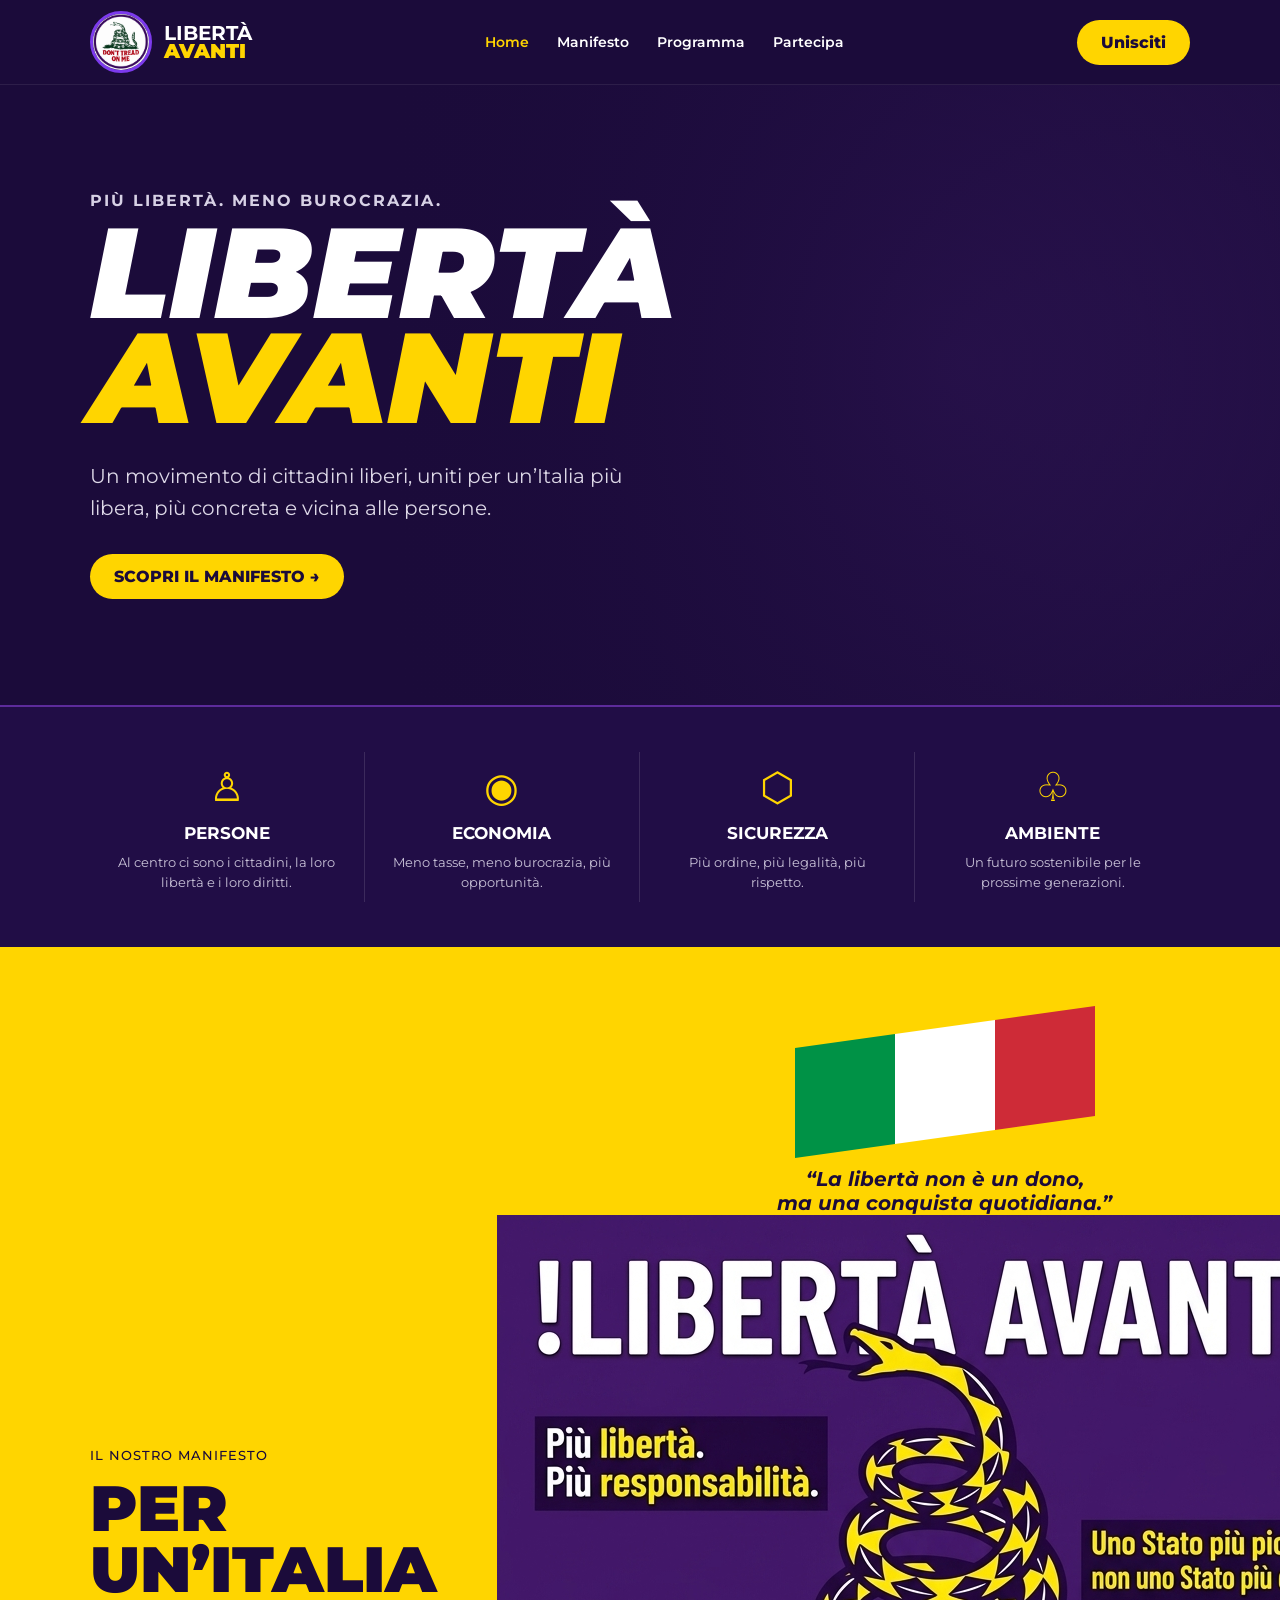
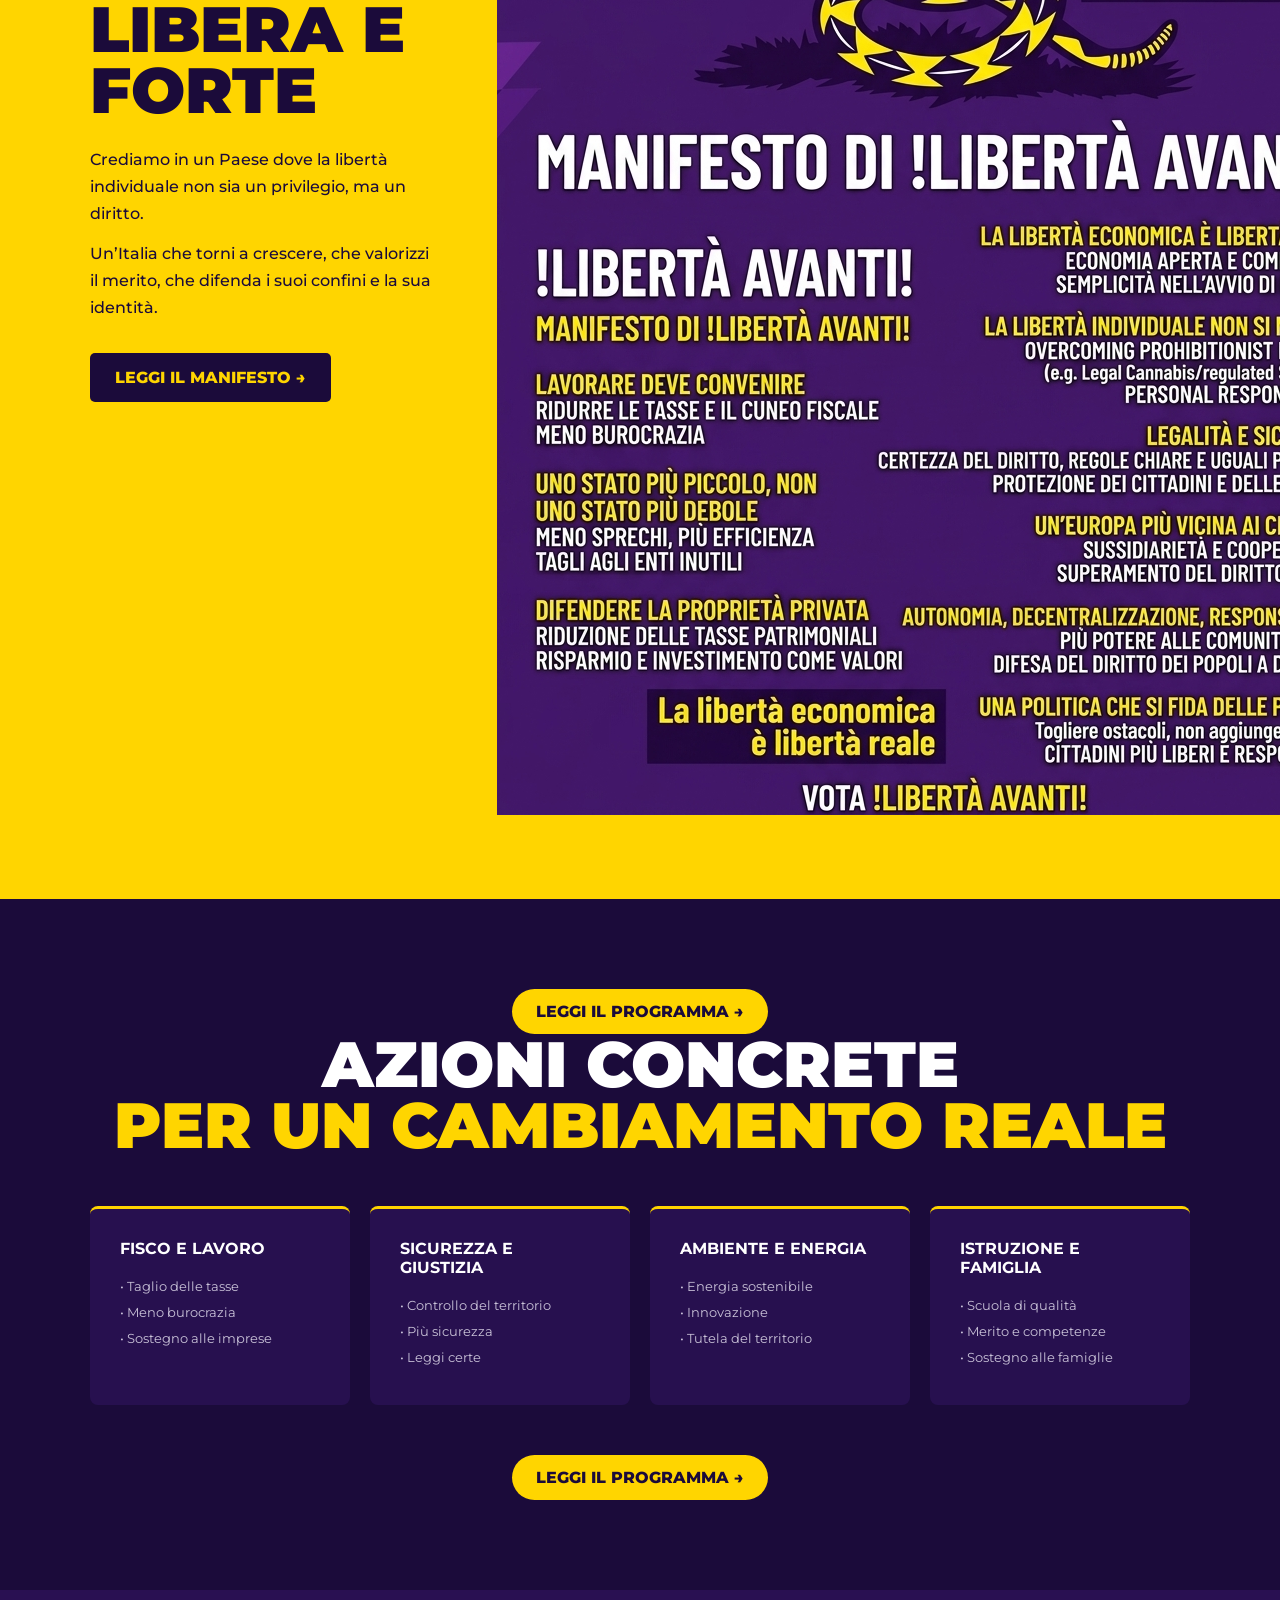
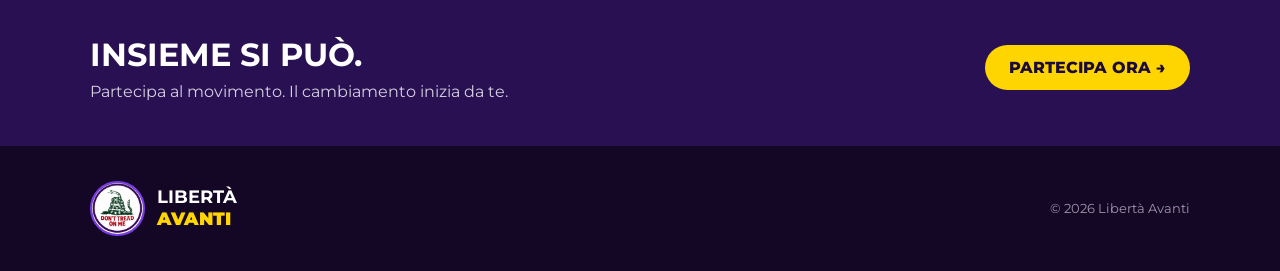
<file: index.html>
<!DOCTYPE html>
<html lang="it">
<head>
  <meta charset="UTF-8">
  <meta name="viewport" content="width=device-width, initial-scale=1.0">

  <title>LIBERTÀ AVANTI</title>

  <link rel="stylesheet" href="style.css">

</head>

<body>

  <!-- NAVBAR -->
  <header class="navbar">

    <div class="logo-area">
      <img src="logo.jpg" alt="Libertà Avanti">
      
      <div class="logo-text">
        <strong>LIBERTÀ</strong>
        <span>AVANTI</span>
      </div>
    </div>

    <nav>
      <a href="#home" class="active">Home</a>
      <a href="#manifesto">Manifesto</a>
      <a href="programma-liberta-avanti.pdf" target="_blank">Programma</a>
      <a href="#partecipa">Partecipa</a>
    </nav>

    <a href="https://docs.google.com/forms/d/e/1FAIpQLSflYthnQppFcYDiKVbfOgGvWyJeoqmzX59TQFsceRwMEH-L2A/viewform?usp=publish-editor" class="join-btn" target="_blank">Unisciti</a>

  </header>


  <!-- HERO -->
  <section id="home" class="hero">

    <div class="hero-content">

      <p class="subtitle">
        PIÙ LIBERTÀ. MENO BUROCRAZIA.
      </p>

      <h1>
        LIBERTÀ<br>
        <span>AVANTI</span>
      </h1>

      <p class="hero-description">
        Un movimento di cittadini liberi, uniti per un’Italia più libera,
        più concreta e vicina alle persone.
      </p>

      <a href="#manifesto" class="main-btn">
        SCOPRI IL MANIFESTO →
      </a>

    </div>

  </section>


  <!-- VALORI -->
  <section class="values">

    <div class="value">
      <div class="icon">♙</div>
      <h3>PERSONE</h3>
      <p>Al centro ci sono i cittadini, la loro libertà e i loro diritti.</p>
    </div>

    <div class="value">
      <div class="icon">◉</div>
      <h3>ECONOMIA</h3>
      <p>Meno tasse, meno burocrazia, più opportunità.</p>
    </div>

    <div class="value">
      <div class="icon">⬡</div>
      <h3>SICUREZZA</h3>
      <p>Più ordine, più legalità, più rispetto.</p>
    </div>

    <div class="value">
      <div class="icon">♧</div>
      <h3>AMBIENTE</h3>
      <p>Un futuro sostenibile per le prossime generazioni.</p>
    </div>

  </section>


  <!-- MANIFESTO -->
  <section id="manifesto" class="manifesto">

    <div class="manifesto-text">

      <p class="small-title">
        IL NOSTRO MANIFESTO
      </p>

      <h2>
        PER UN’ITALIA<br>
        <span>LIBERA E FORTE</span>
      </h2>

      <p>
        Crediamo in un Paese dove la libertà individuale non sia un privilegio,
        ma un diritto.
      </p>

      <p>
        Un’Italia che torni a crescere, che valorizzi il merito,
        che difenda i suoi confini e la sua identità.
      </p>

      <a href="manifesto.html" class="dark-btn">
        LEGGI IL MANIFESTO →
      </a>

    </div>

    <div class="manifesto-flag">

      <div class="italy-flag">
        <span class="green"></span>
        <span class="white"></span>
        <span class="red"></span>
      </div>

      <p>
        “La libertà non è un dono,<br>
        ma una conquista quotidiana.”
      </p>
    <div class="manifesto-content">
    <img src="manifesto.jpg.jpg" alt="Manifesto Libertà Avanti">
</div>
    </div>

  </section>


  <!-- PROGRAMMA -->
  <section id="programma" class="program">

    <a href="programma-liberta-avanti.pdf" class="main-btn" target="_blank">
    LEGGI IL PROGRAMMA →
</a>
    <h2>
      AZIONI CONCRETE<br>
      <span>PER UN CAMBIAMENTO REALE</span>
    </h2>

    <div class="program-grid">

      <div>
        <h3>FISCO E LAVORO</h3>
        <p>• Taglio delle tasse</p>
        <p>• Meno burocrazia</p>
        <p>• Sostegno alle imprese</p>
      </div>

      <div>
        <h3>SICUREZZA E GIUSTIZIA</h3>
        <p>• Controllo del territorio</p>
        <p>• Più sicurezza</p>
        <p>• Leggi certe</p>
      </div>

      <div>
        <h3>AMBIENTE E ENERGIA</h3>
        <p>• Energia sostenibile</p>
        <p>• Innovazione</p>
        <p>• Tutela del territorio</p>
      </div>

      <div>
        <h3>ISTRUZIONE E FAMIGLIA</h3>
        <p>• Scuola di qualità</p>
        <p>• Merito e competenze</p>
        <p>• Sostegno alle famiglie</p>
      </div>

    </div>

    <a href="#" class="main-btn">
      LEGGI IL PROGRAMMA →
    </a>

  </section>


  <!-- PARTECIPA -->
  <section id="partecipa" class="join-section">

    <div>

      <h2>INSIEME SI PUÒ.</h2>

      <p>
        Partecipa al movimento. Il cambiamento inizia da te.
      </p>

    </div>

    <a href="https://docs.google.com/forms/d/e/1FAIpQLSflYthnQppFcYDiKVbfOgGvWyJeoqmzX59TQFsceRwMEH-L2A/viewform?usp=publish-editor" class="main-btn" target="_blank">
  PARTECIPA ORA →
</a>

  </section>


  <!-- FOOTER -->
  <footer>

    <div class="footer-logo">

      <img src="logo.jpg" alt="Logo Libertà Avanti">

      <div>
        <strong>LIBERTÀ</strong>
        <span>AVANTI</span>
      </div>

    </div>

    <p>
      © 2026 Libertà Avanti
    </p>

  </footer>

</body>
</html>
</file>
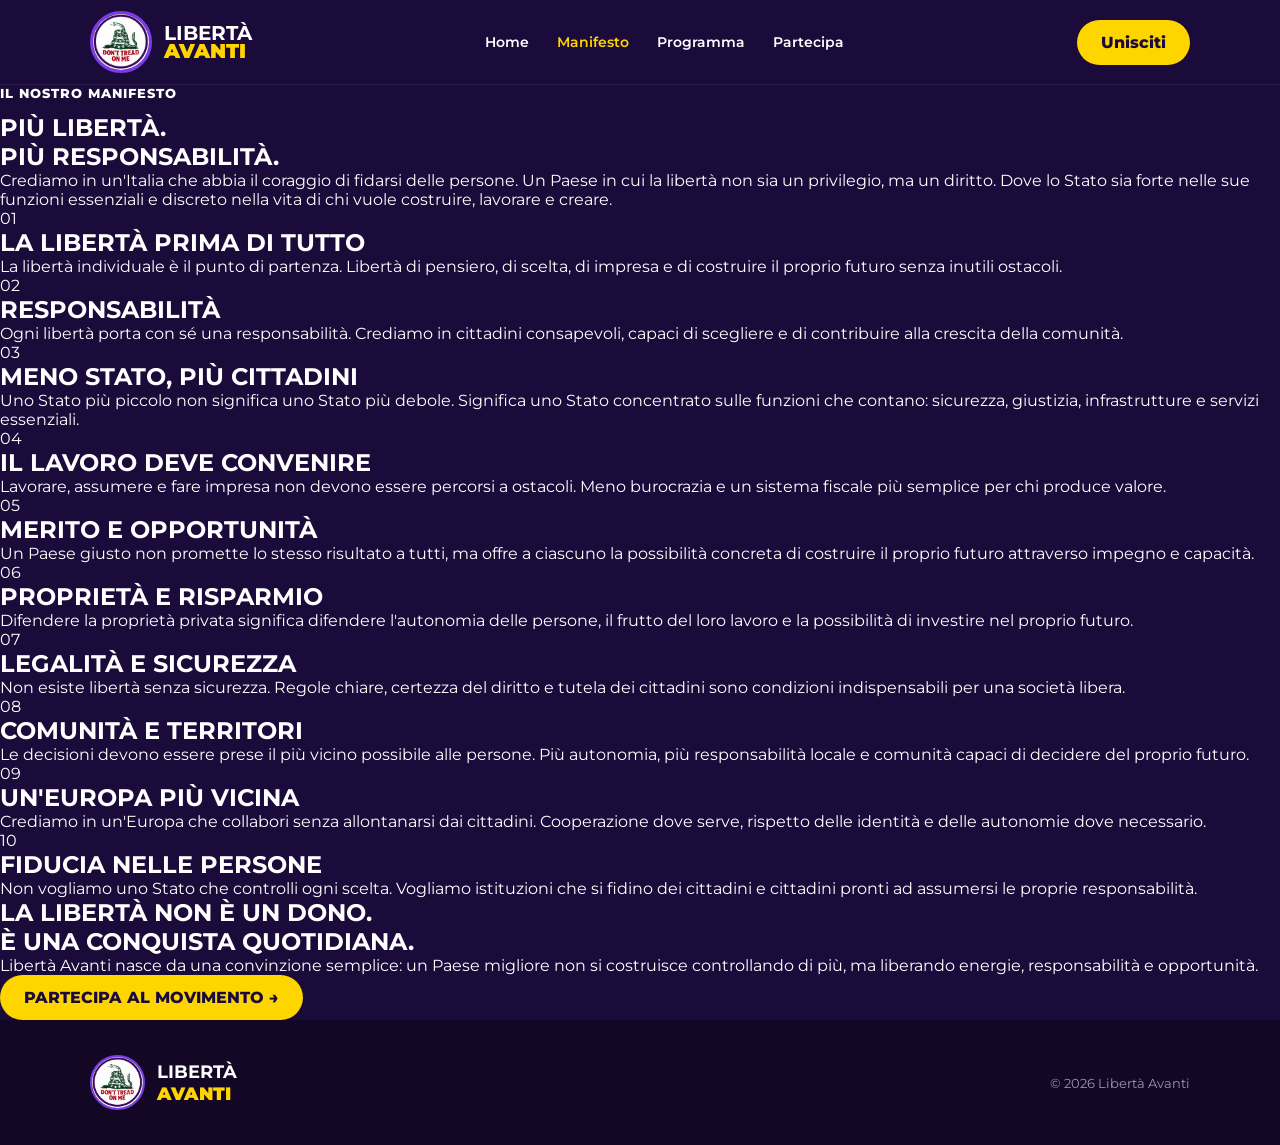
<file: manifesto.html>
<!DOCTYPE html>
<html lang="it">

<head>
    <meta charset="UTF-8">
    <meta name="viewport" content="width=device-width, initial-scale=1.0">

    <title>Manifesto | Libertà Avanti</title>

    <link rel="stylesheet" href="style.css">
</head>

<body>

    <!-- NAVBAR -->
    <header class="navbar">

        <div class="logo-area">
            <img src="logo.jpg" alt="Libertà Avanti">

            <div class="logo-text">
                <strong>LIBERTÀ</strong>
                <span>AVANTI</span>
            </div>
        </div>

        <nav>
            <a href="index.html">Home</a>
            <a href="manifesto.html" class="active">Manifesto</a>
            <a href="index.html#programma">Programma</a>
            <a href="index.html#partecipa">Partecipa</a>
        </nav>

        <a href="index.html#partecipa" class="join-btn">Unisciti</a>

    </header>


    <!-- MANIFESTO -->
    <main class="manifesto-page">

        <section class="manifesto-header">

            <p class="small-title">IL NOSTRO MANIFESTO</p>

            <h1>
                PIÙ LIBERTÀ.<br>
                <span>PIÙ RESPONSABILITÀ.</span>
            </h1>

            <p class="manifesto-intro">
                Crediamo in un'Italia che abbia il coraggio di fidarsi delle persone.
                Un Paese in cui la libertà non sia un privilegio, ma un diritto.
                Dove lo Stato sia forte nelle sue funzioni essenziali e discreto
                nella vita di chi vuole costruire, lavorare e creare.
            </p>

        </section>


        <section class="manifesto-principi">

            <article class="principio">
                <span>01</span>
                <h2>LA LIBERTÀ PRIMA DI TUTTO</h2>
                <p>
                    La libertà individuale è il punto di partenza.
                    Libertà di pensiero, di scelta, di impresa e di costruire
                    il proprio futuro senza inutili ostacoli.
                </p>
            </article>


            <article class="principio">
                <span>02</span>
                <h2>RESPONSABILITÀ</h2>
                <p>
                    Ogni libertà porta con sé una responsabilità.
                    Crediamo in cittadini consapevoli, capaci di scegliere
                    e di contribuire alla crescita della comunità.
                </p>
            </article>


            <article class="principio">
                <span>03</span>
                <h2>MENO STATO, PIÙ CITTADINI</h2>
                <p>
                    Uno Stato più piccolo non significa uno Stato più debole.
                    Significa uno Stato concentrato sulle funzioni che contano:
                    sicurezza, giustizia, infrastrutture e servizi essenziali.
                </p>
            </article>


            <article class="principio">
                <span>04</span>
                <h2>IL LAVORO DEVE CONVENIRE</h2>
                <p>
                    Lavorare, assumere e fare impresa non devono essere
                    percorsi a ostacoli. Meno burocrazia e un sistema fiscale
                    più semplice per chi produce valore.
                </p>
            </article>


            <article class="principio">
                <span>05</span>
                <h2>MERITO E OPPORTUNITÀ</h2>
                <p>
                    Un Paese giusto non promette lo stesso risultato a tutti,
                    ma offre a ciascuno la possibilità concreta di costruire
                    il proprio futuro attraverso impegno e capacità.
                </p>
            </article>


            <article class="principio">
                <span>06</span>
                <h2>PROPRIETÀ E RISPARMIO</h2>
                <p>
                    Difendere la proprietà privata significa difendere
                    l'autonomia delle persone, il frutto del loro lavoro
                    e la possibilità di investire nel proprio futuro.
                </p>
            </article>


            <article class="principio">
                <span>07</span>
                <h2>LEGALITÀ E SICUREZZA</h2>
                <p>
                    Non esiste libertà senza sicurezza.
                    Regole chiare, certezza del diritto e tutela dei cittadini
                    sono condizioni indispensabili per una società libera.
                </p>
            </article>


            <article class="principio">
                <span>08</span>
                <h2>COMUNITÀ E TERRITORI</h2>
                <p>
                    Le decisioni devono essere prese il più vicino possibile
                    alle persone. Più autonomia, più responsabilità locale
                    e comunità capaci di decidere del proprio futuro.
                </p>
            </article>


            <article class="principio">
                <span>09</span>
                <h2>UN'EUROPA PIÙ VICINA</h2>
                <p>
                    Crediamo in un'Europa che collabori senza allontanarsi
                    dai cittadini. Cooperazione dove serve, rispetto delle
                    identità e delle autonomie dove necessario.
                </p>
            </article>


            <article class="principio">
                <span>10</span>
                <h2>FIDUCIA NELLE PERSONE</h2>
                <p>
                    Non vogliamo uno Stato che controlli ogni scelta.
                    Vogliamo istituzioni che si fidino dei cittadini
                    e cittadini pronti ad assumersi le proprie responsabilità.
                </p>
            </article>

        </section>


        <!-- CHIUSURA -->
        <section class="manifesto-closing">

            <h2>
                LA LIBERTÀ NON È UN DONO.<br>
                <span>È UNA CONQUISTA QUOTIDIANA.</span>
            </h2>

            <p>
                Libertà Avanti nasce da una convinzione semplice:
                un Paese migliore non si costruisce controllando di più,
                ma liberando energie, responsabilità e opportunità.
            </p>

            <a href="index.html#partecipa" class="join-btn">
                PARTECIPA AL MOVIMENTO →
            </a>

        </section>

    </main>


    <!-- FOOTER -->
    <footer>

        <div class="footer-logo">

            <img src="logo.jpg" alt="Logo Libertà Avanti">

            <div>
                <strong>LIBERTÀ</strong>
                <span>AVANTI</span>
            </div>

        </div>

        <p>© 2026 Libertà Avanti</p>

    </footer>

</body>

</html>
</file>
<file: style.css>
/* IMPORT FONT */
@import url('https://fonts.googleapis.com/css2?family=Montserrat:wght@400;500;600;700;800;900&display=swap');


/* RESET */

* {
  margin: 0;
  padding: 0;
  box-sizing: border-box;
}

html {
  scroll-behavior: smooth;
}

body {
  font-family: 'Montserrat', Arial, sans-serif;
  background: #1b0b3a;
  color: white;
}


/* NAVBAR */

.navbar {
  height: 85px;
  padding: 0 7%;
  display: flex;
  align-items: center;
  justify-content: space-between;
  background: #1b0b3a;
  border-bottom: 1px solid rgba(255,255,255,0.08);
}

.logo-area {
  display: flex;
  align-items: center;
  gap: 12px;
}

.logo-area img {
  width: 62px;
  height: 62px;
  object-fit: cover;
  border-radius: 50%;
  border: 3px solid #7c3aed;
}

.logo-text {
  display: flex;
  flex-direction: column;
  line-height: 0.9;
  font-size: 20px;
}

.logo-text strong {
  color: white;
}

.logo-text span {
  color: #ffd500;
  font-weight: 900;
}


/* MENU */

nav {
  display: flex;
  gap: 28px;
}

nav a {
  color: white;
  text-decoration: none;
  font-size: 14px;
  font-weight: 600;
  transition: 0.3s;
}

nav a:hover,
nav a.active {
  color: #ffd500;
}

.join-btn,
.main-btn {
  background: #ffd500;
  color: #1b0b3a;
  padding: 13px 24px;
  border-radius: 30px;
  font-weight: 800;
  text-decoration: none;
  display: inline-block;
  transition: 0.3s;
}

.join-btn:hover,
.main-btn:hover {
  transform: translateY(-3px);
  box-shadow: 0 8px 25px rgba(255,213,0,0.35);
}


/* HERO */

.hero {
  min-height: 620px;
  display: flex;
  align-items: center;
  padding: 80px 7%;
  position: relative;
  overflow: hidden;

  background:
    linear-gradient(
      90deg,
      #1b0b3a 30%,
      rgba(27,11,58,0.65)
    ),
    radial-gradient(
      circle at 75% 45%,
      #4b237c,
      #1b0b3a 65%
    );
}

.hero-content {
  max-width: 650px;
  position: relative;
  z-index: 2;
}

.subtitle {
  color: #d7d1e5;
  font-weight: 700;
  letter-spacing: 2px;
  margin-bottom: 10px;
}

.hero h1 {
  font-size: clamp(65px, 10vw, 130px);
  line-height: 0.82;
  font-weight: 900;
  font-style: italic;
  margin-bottom: 30px;
}

.hero h1 span {
  color: #ffd500;
}

.hero-description {
  font-size: 20px;
  line-height: 1.6;
  color: #ddd8e7;
  max-width: 550px;
  margin-bottom: 30px;
}


/* VALUES */

.values {
  background: #210d46;
  display: grid;
  grid-template-columns: repeat(4, 1fr);
  padding: 45px 7%;
  border-top: 2px solid #5d2b9b;
}

.value {
  text-align: center;
  padding: 10px 25px;
  border-right: 1px solid rgba(255,255,255,0.12);
}

.value:last-child {
  border-right: none;
}

.icon {
  font-size: 40px;
  color: #ffd500;
  margin-bottom: 12px;
}

.value h3 {
  margin-bottom: 10px;
  font-size: 17px;
}

.value p {
  color: #c9c2d8;
  font-size: 13px;
  line-height: 1.5;
}


/* MANIFESTO */

.manifesto {
  background: #ffd500;
  color: #1b0b3a;
  display: grid;
  grid-template-columns: 1fr 1fr;
  padding: 80px 7%;
  gap: 60px;
  align-items: center;
}

.small-title {
  font-size: 13px;
  font-weight: 800;
  letter-spacing: 1px;
  margin-bottom: 12px;
}

.manifesto h2,
.program h2 {
  font-size: clamp(38px, 5vw, 65px);
  line-height: 0.95;
  margin-bottom: 25px;
  font-weight: 900;
}

.manifesto h2 span {
  color: #1b0b3a;
}

.manifesto-text p {
  line-height: 1.7;
  margin-bottom: 12px;
  max-width: 500px;
  font-weight: 500;
}

.dark-btn {
  display: inline-block;
  background: #1b0b3a;
  color: #ffd500;
  padding: 15px 25px;
  margin-top: 20px;
  border-radius: 5px;
  text-decoration: none;
  font-weight: 800;
}


/* BANDIERA */

.manifesto-flag {
  text-align: center;
}

.italy-flag {
  display: flex;
  width: 300px;
  height: 110px;
  margin: auto auto 30px;
  transform: skewY(-8deg);
}

.italy-flag span {
  flex: 1;
}

.green {
  background: #009246;
}

.white {
  background: white;
}

.red {
  background: #ce2b37;
}

.manifesto-flag p {
  font-size: 20px;
  font-style: italic;
  font-weight: 700;
}


/* PROGRAMMA */

.program {
  padding: 90px 7%;
  text-align: center;
  background: #1b0b3a;
}

.program h2 {
  margin-bottom: 50px;
}

.program h2 span {
  color: #ffd500;
}

.program-grid {
  display: grid;
  grid-template-columns: repeat(4, 1fr);
  gap: 20px;
  margin-bottom: 50px;
}

.program-grid div {
  text-align: left;
  background: #27104f;
  padding: 30px;
  border-radius: 8px;
  border-top: 3px solid #ffd500;
}

.program-grid h3 {
  font-size: 16px;
  margin-bottom: 20px;
  color: white;
}

.program-grid p {
  color: #c9c2d8;
  margin-bottom: 10px;
  font-size: 13px;
}


/* PARTECIPA */

.join-section {
  background: #291052;
  padding: 45px 7%;
  display: flex;
  justify-content: space-between;
  align-items: center;
}

.join-section h2 {
  font-size: 32px;
  margin-bottom: 8px;
}

.join-section p {
  color: #d6d0e2;
}


/* FOOTER */

footer {
  background: #140725;
  padding: 35px 7%;
  display: flex;
  justify-content: space-between;
  align-items: center;
}

.footer-logo {
  display: flex;
  align-items: center;
  gap: 12px;
}

.footer-logo img {
  width: 55px;
  height: 55px;
  border-radius: 50%;
  border: 2px solid #7c3aed;
}

.footer-logo div {
  display: flex;
  flex-direction: column;
  font-size: 18px;
}

.footer-logo span {
  color: #ffd500;
  font-weight: 900;
}

footer p {
  color: #9f95af;
  font-size: 13px;
}


/* RESPONSIVE */

@media (max-width: 900px) {

  nav {
    display: none;
  }

  .values {
    grid-template-columns: repeat(2, 1fr);
    gap: 25px;
  }

  .value {
    border: none;
  }

  .manifesto {
    grid-template-columns: 1fr;
  }

  .program-grid {
    grid-template-columns: repeat(2, 1fr);
  }

}


@media (max-width: 600px) {

  .navbar {
    padding: 0 5%;
  }

  .logo-text {
    font-size: 15px;
  }

  .join-btn {
    padding: 10px 15px;
    font-size: 12px;
  }

  .hero {
    padding: 70px 7%;
    min-height: 550px;
  }

  .hero-description {
    font-size: 16px;
  }

  .values {
    grid-template-columns: 1fr 1fr;
  }

  .program-grid {
    grid-template-columns: 1fr;
  }

  .join-section {
    flex-direction: column;
    gap: 25px;
    text-align: center;
  }
  /* MANIFESTO IMMAGINE */
.manifesto-content {
    margin-top: 40px;
    text-align: center;
}

.manifesto-content img {
    width: 100%;
    max-width: 750px;
    height: auto;
    display: block;
    margin: 0 auto;
    border-radius: 8px;
    box-shadow: 0 10px 30px rgba(0, 0, 0, 0.25);
}
  /* PAGINA MANIFESTO COMPLETO */

.manifesto-page {
    max-width: 1100px;
    margin: 0 auto;
    padding: 100px 30px;
}

.manifesto-header {
    text-align: center;
    max-width: 800px;
    margin: 0 auto 80px;
}

.manifesto-header h1 {
    font-size: 4rem;
    margin: 15px 0 25px;
}

.manifesto-header h1 span {
    color: #f5d547;
}

.manifesto-intro {
    font-size: 1.2rem;
    line-height: 1.8;
}

.manifesto-principi {
    display: grid;
    grid-template-columns: repeat(2, 1fr);
    gap: 25px;
}

.principio {
    padding: 35px;
    border: 1px solid rgba(255, 255, 255, 0.15);
    border-radius: 10px;
}

.principio span {
    color: #f5d547;
    font-size: 0.9rem;
    font-weight: bold;
}

.principio h2 {
    margin: 15px 0;
    font-size: 1.4rem;
}

.principio p {
    line-height: 1.7;
    opacity: 0.85;
}

.manifesto-closing {
    text-align: center;
    max-width: 850px;
    margin: 100px auto 30px;
}

.manifesto-closing h2 {
    font-size: 2.5rem;
    margin-bottom: 25px;
}

.manifesto-closing h2 span {
    color: #f5d547;
}

.manifesto-closing p {
    font-size: 1.15rem;
    line-height: 1.8;
    margin-bottom: 35px;
}


/* MANIFESTO RESPONSIVE */

@media (max-width: 768px) {

    .manifesto-page {
        padding: 70px 20px;
    }

    .manifesto-header h1 {
        font-size: 2.5rem;
    }

    .manifesto-principi {
        grid-template-columns: 1fr;
    }

    .manifesto-closing h2 {
        font-size: 2rem;
    }

}
  footer {
    flex-direction: column;
    gap: 20px;
    text-align: center;
  }

}
</file>
